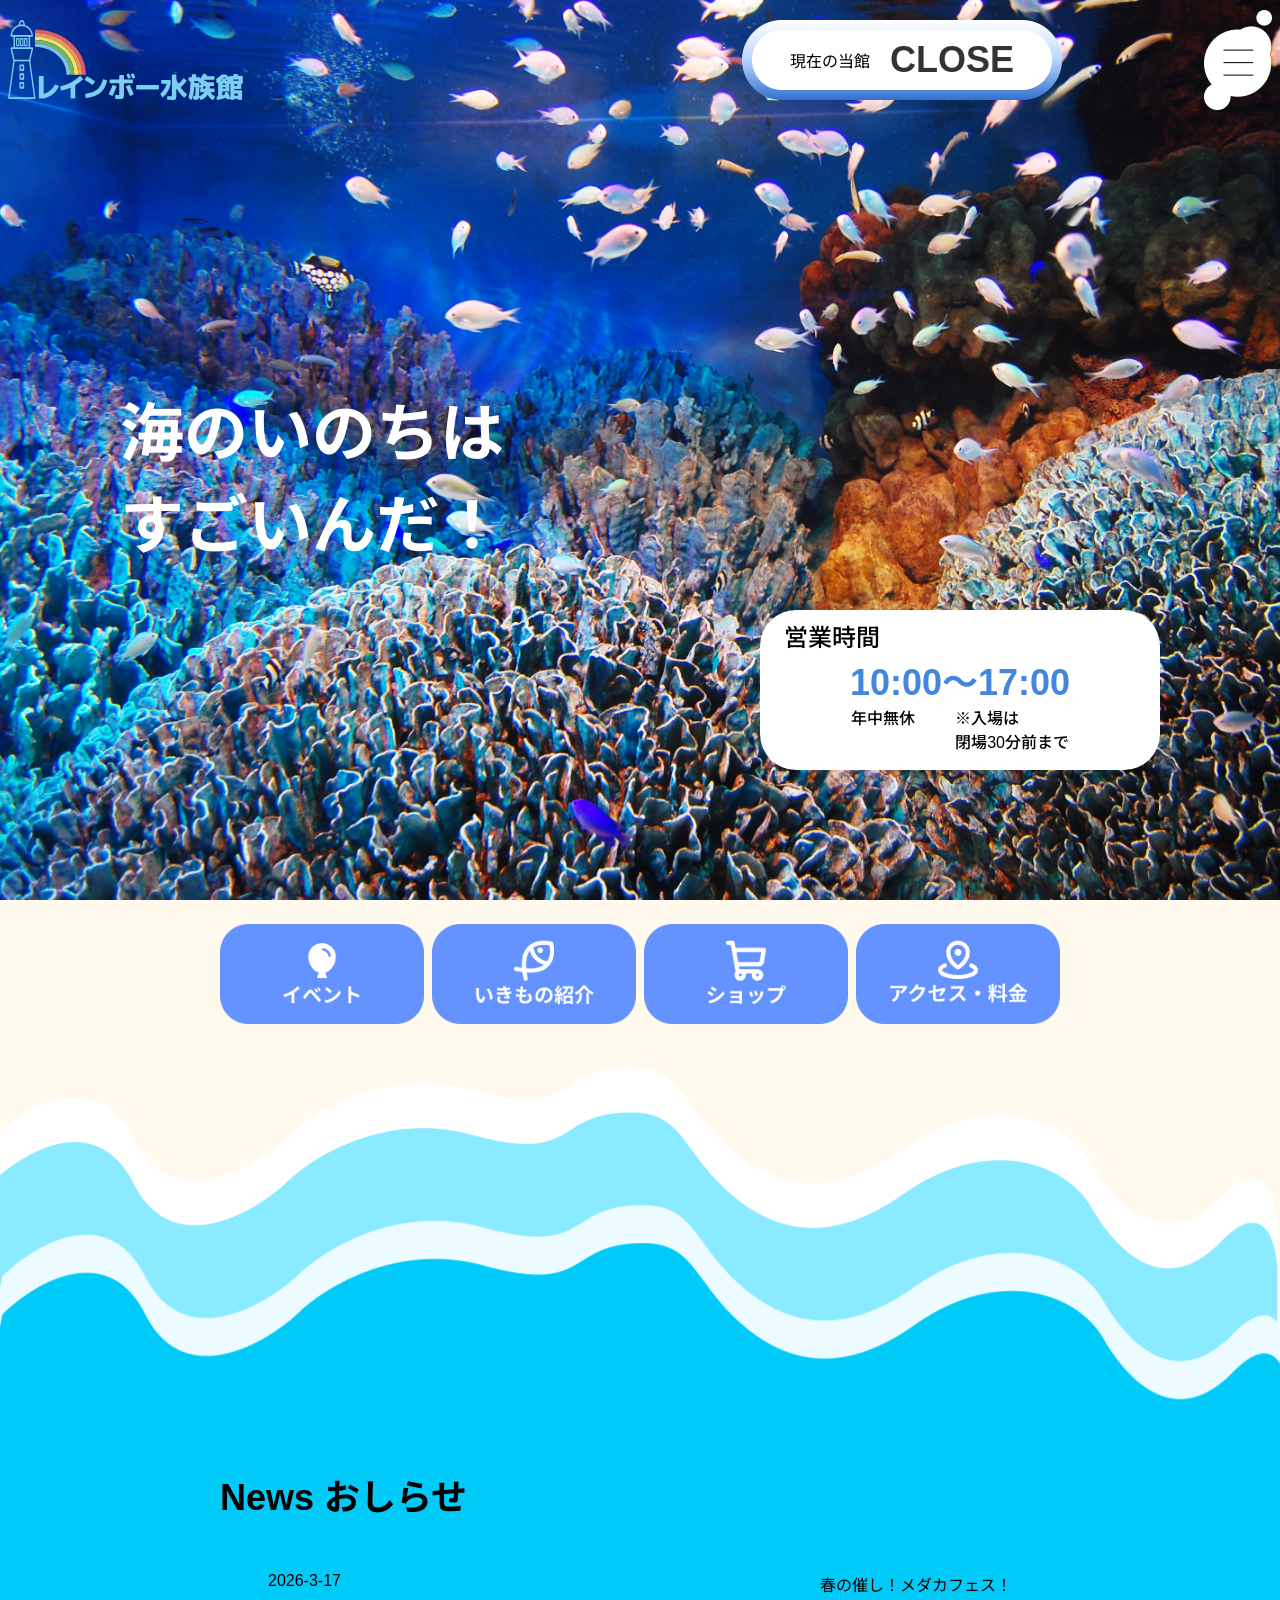
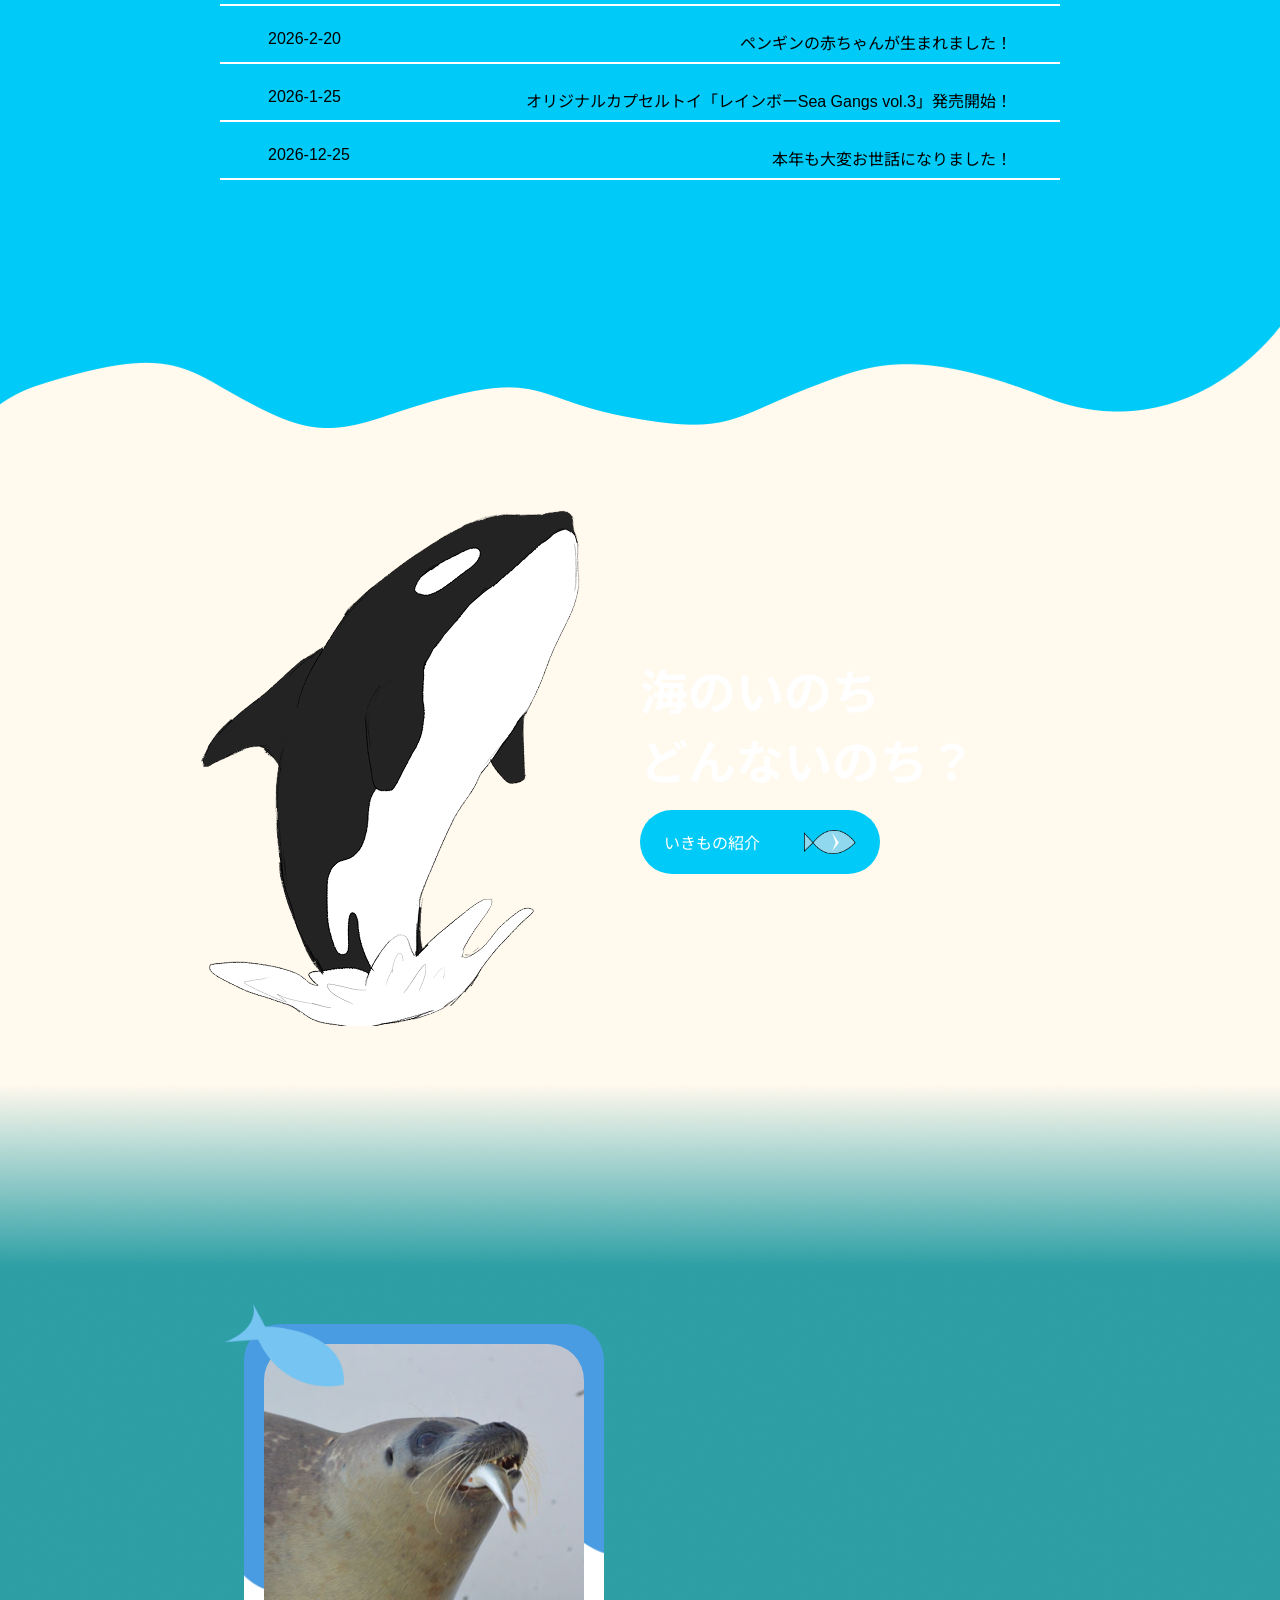
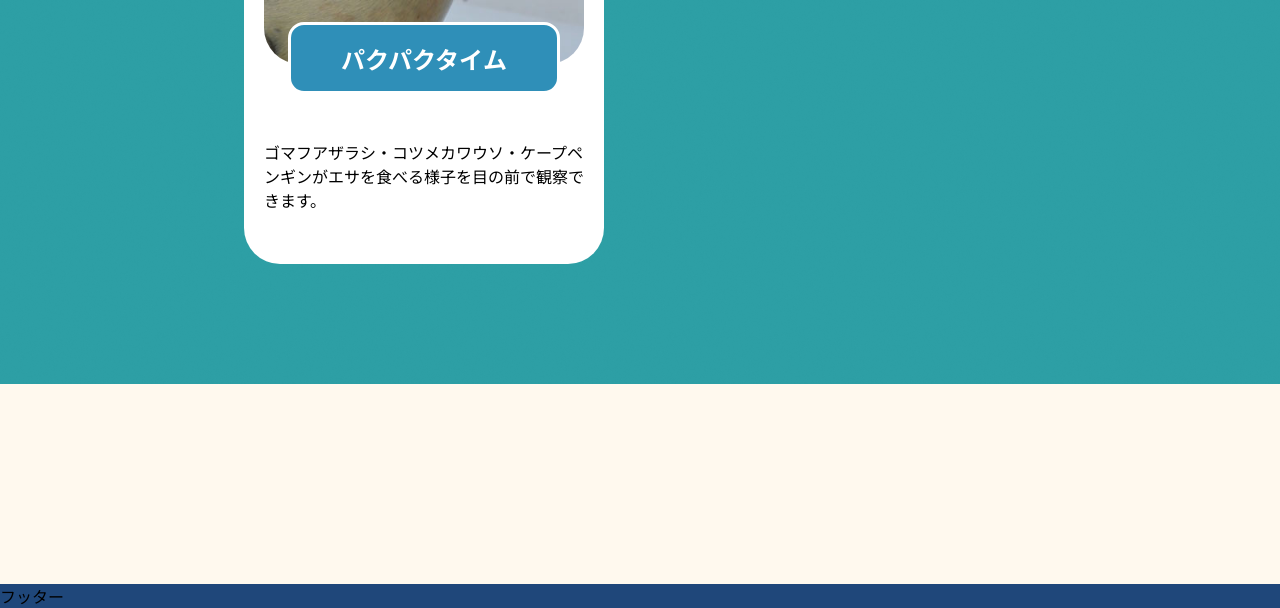
<file: index.html>
<!doctype html>
<html lang="ja">
  <head>
    <meta charset="UTF-8" />
    <meta name="viewport" content="width=device-width, initial-scale=1.0" />
    <link rel="stylesheet" href="css/common.css" />
    <link rel="stylesheet" href="css/style.css" />
    <link rel="preconnect" href="https://fonts.googleapis.com" />
    <link rel="preconnect" href="https://fonts.gstatic.com" crossorigin />
    <link
      href="https://fonts.googleapis.com/css2?family=Noto+Sans+JP:wght@100..900&display=swap"
      rel="stylesheet"
    />
    <title>レインボー水族館｜海のいのちは、すごいんだ！</title>
    <meta name="robots" content="none" />
  </head>
  <body>
    <div id="header"></div>

    <main id="top">
      <div id="mainVisual">
        <div class="slide img1 active"></div>
        <div class="slide img2"></div>
        <div class="slide img3"></div>
        <div class="slide img4"></div>
        <div class="slide img5"></div>
        <div class="slide img6"></div>
        <div class="slide img7"></div>
        <div class="main-visual-text">
          <h1>海のいのちは<br />すごいんだ！</h1>
          <div class="main-time">
            <h2>営業時間</h2>
            <p class="eigyou-time">
              <time datetime="10:00">10:00</time>～<time datetime="17:00"
                >17:00</time
              >
            </p>
            <div class="time-syosai">
              <p>年中無休</p>
              <p>※入場は<br />閉場30分前まで</p>
            </div>
          </div>
        </div>
      </div>

      <div class="wrap">
        <div class="bgwrap">
          <nav class="top-nav">
            <ul>
              <li>
                <a href="event.html"
                  ><img src="img/eventbtn.png" alt="イベント"
                /></a>
              </li>
              <li>
                <a href="ikimono.html"
                  ><img src="img/ikimonobtn.png" alt="いきもの紹介"
                /></a>
              </li>
              <li>
                <a href="shop.html"
                  ><img src="img/sopbtn.png" alt="ショップ"
                /></a>
              </li>
              <li>
                <a href="acces.html"
                  ><img src="img/accesbtn.png" alt="アクセス"
                /></a>
              </li>
            </ul>
          </nav>
        </div>
        <section class="news">
          <h2>News おしらせ</h2>
          <dl>
            <div class="newslist">
              <dt><time datetime="2026-03-17">2026-3-17</time></dt>
              <dd>春の催し！メダカフェス！</dd>
            </div>
            <div class="newslist">
              <dt><time datetime="2026-02-20">2026-2-20</time></dt>
              <dd>ペンギンの赤ちゃんが生まれました！</dd>
            </div>
            <div class="newslist">
              <dt><time datetime="2026-01-25">2026-1-25</time></dt>
              <dd>
                オリジナルカプセルトイ「レインボーSea Gangs vol.3」発売開始！
              </dd>
            </div>
            <div class="newslist">
              <dt><time datetime="2026-12-25">2026-12-25</time></dt>
              <dd>本年も大変お世話になりました！</dd>
            </div>
          </dl>
        </section>

        <section class="ikimono">
          <div class="ikimono-img"><img src="img/shachi 1.png" alt="" /></div>
          <div class="ikimono-text">
            <h2>海のいのち<br />どんないのち？</h2>
            <!-- pagelink -->
            <div class="toikimono">
              <a href="ikimono.html"
                ><p>いきもの紹介</p>
                <img src="img/alow.png" alt=""
              /></a>
            </div>
          </div>
        </section>

        <section class="toevent">
          <!-- 1grid -->
          <div class="event-container">
            <div class="event-cham"><img src="img/fish.png" alt="" /></div>
            <div class="event-img">
              <img src="img/mainevent1.jpg" alt="魚を食べるアザラシ" />
            </div>
            <div class="abs-title"><h3>パクパクタイム</h3></div>
            <div class="event-text">
              <p>
                ゴマフアザラシ・コツメカワウソ・ケープペンギンがエサを食べる様子を目の前で観察できます。
              </p>
            </div>
          </div>
          <!--  -->
        </section>
      </div>
      <div class="fixedbg"></div>
    </main>

    <div id="footer"></div>

    <script src="js/script.js"></script>
  </body>
</html>
</file>
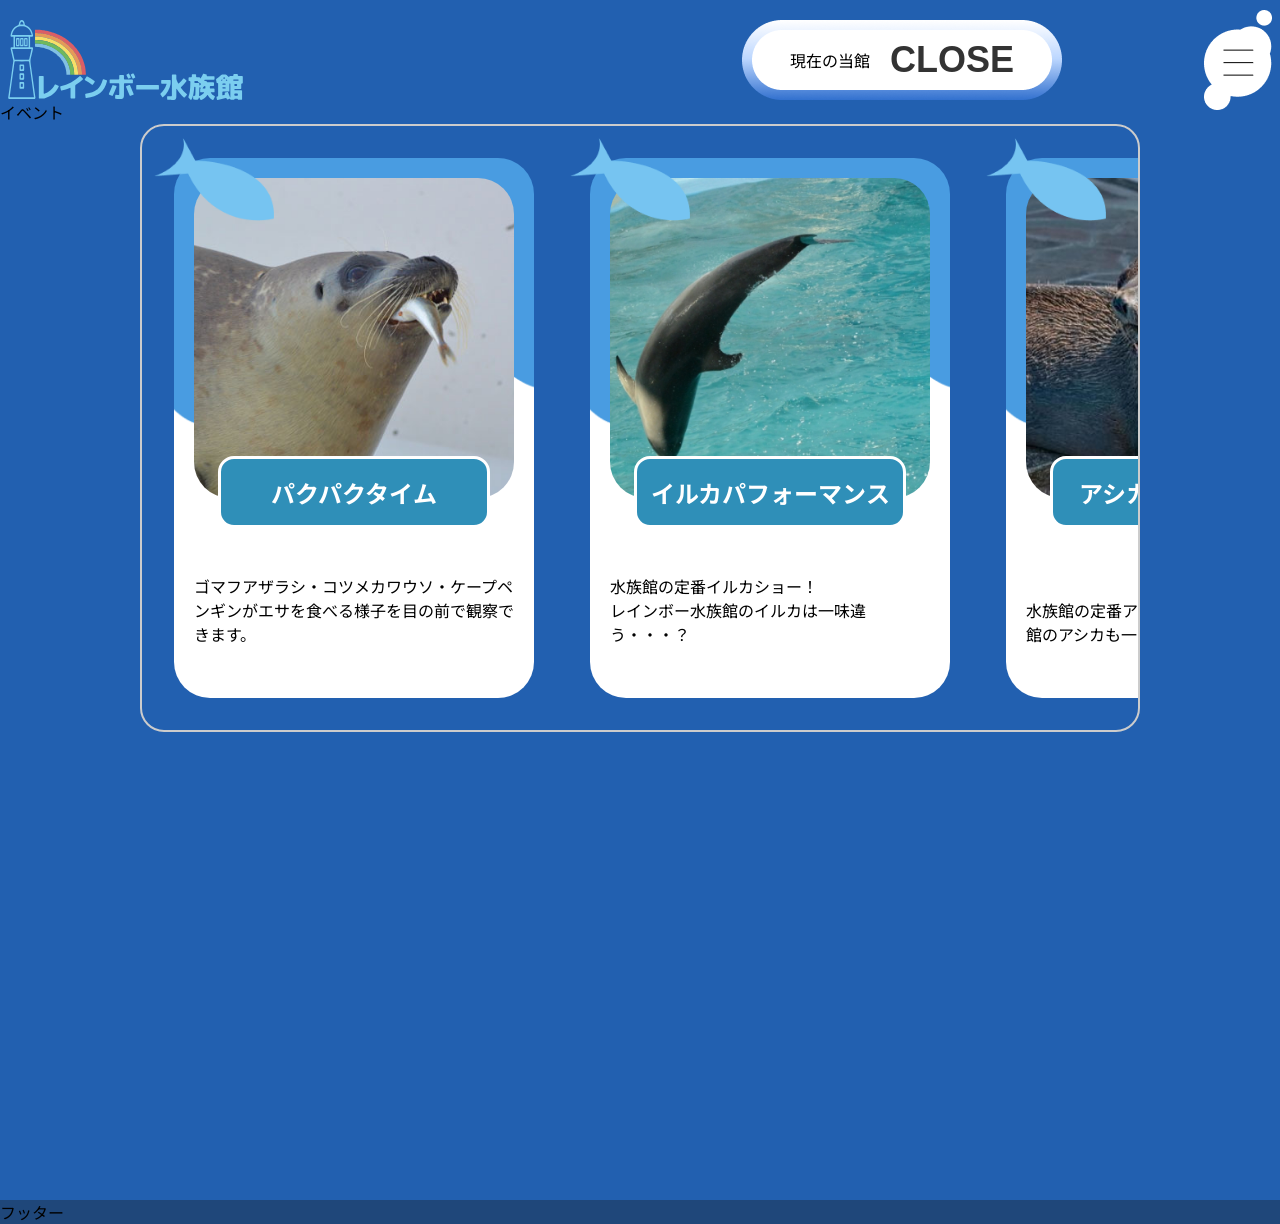
<file: event.html>
<!doctype html>
<html lang="ja">
  <head>
    <meta charset="UTF-8" />
    <meta name="viewport" content="width=device-width, initial-scale=1.0" />
    <link rel="stylesheet" href="css/common.css" />
    <link rel="stylesheet" href="css/event.css" />
    <link rel="preconnect" href="https://fonts.googleapis.com" />
    <link rel="preconnect" href="https://fonts.gstatic.com" crossorigin />
    <link
      href="https://fonts.googleapis.com/css2?family=Noto+Sans+JP:wght@100..900&display=swap"
      rel="stylesheet"
    />
    <title>レインボー水族館｜開催予定イベントのご案内</title>
    <meta name="robots" content="none" />
  </head>
  <body>
    <div id="header"></div>

    <main id="top">
      <div class="wrap">
        イベント
        <div class="event-grid">
          <!-- 1grid -->
          <div class="event-container">
            <div class="event-cham"><img src="img/fish.png" alt="" /></div>
            <div class="event-img">
              <img src="img/mainevent1.jpg" alt="魚を食べるアザラシ" />
            </div>
            <div class="abs-title"><h3>パクパクタイム</h3></div>
            <div class="event-text">
              <p>
                ゴマフアザラシ・コツメカワウソ・ケープペンギンがエサを食べる様子を目の前で観察できます。
              </p>
            </div>
          </div>
          <!--  -->
          <!-- 1grid -->
          <div class="event-container">
            <div class="event-cham"><img src="img/fish.png" alt="" /></div>
            <div class="event-img">
              <img src="img/mainevent2.jpg" alt="イルカショー" />
            </div>
            <div class="abs-title"><h3>イルカパフォーマンス</h3></div>
            <div class="event-text">
              <p>
                水族館の定番イルカショー！<br />レインボー水族館のイルカは一味違う・・・？
              </p>
            </div>
          </div>
          <!--  -->
          <!-- 1grid -->
          <div class="event-container">
            <div class="event-cham"><img src="img/fish.png" alt="" /></div>
            <div class="event-img">
              <img src="img/mainevent3.jpg" alt="アシカパフォーマス" />
            </div>
            <div class="abs-title"><h3>アシカパフォーマス</h3></div>
            <div class="event-text">
              <p>
                水族館の定番アシカショー！レインボー水族館のアシカも一味違う・・・？
              </p>
            </div>
          </div>
          <!--  -->
          <!-- 1grid -->
          <div class="event-container">
            <div class="event-cham"><img src="img/fish.png" alt="" /></div>
            <div class="event-img">
              <img src="img/26020326_s.jpg" alt="魚を食べるアザラシ" />
            </div>
            <div class="abs-title"><h3>うみのうらがわツアー</h3></div>
            <div class="event-text">
              <p>普段は見られないバックヤードをスタッフの説明付きで探索！</p>
            </div>
          </div>
          <!--  -->
          <!-- 1grid -->
          <div class="event-container">
            <div class="event-cham"><img src="img/fish.png" alt="" /></div>
            <div class="event-img">
              <img src="img/mainevent5.jpg" alt="魚を食べるアザラシ" />
            </div>
            <div class="abs-title"><h3>ペンギン大行進</h3></div>
            <div class="event-text">
              <p>
                大量のペンギンにたちが一斉にお散歩！かわいい姿を是非ご覧ください！
              </p>
            </div>
          </div>
          <!--  -->
        </div>
      </div>
    </main>

    <div id="footer"></div>

    <script src="js/script.js"></script>
  </body>
</html>
</file>
<file: css/common.css>
@charset "utf-8";
html {
  scroll-behavior: smooth;
}
/* 共通リセット */
* {
  margin: 0;
  padding: 0;
  box-sizing: border-box;
}
img {
  width: 100%;
  vertical-align: auto;
}
a {
  text-decoration: none;
  color: #333;
}
li {
  list-style: none;
}
/* ここまで */
body {
  background-color: #2260b0;
  font-family: "arial", "Noto Sans JP", sans-serif;
}
/* header */
header {
  width: 100%;
  position: fixed;
  top: 0;
  left: 0;
  z-index: 1000;
  .inner {
    width: 100%;
    padding: 10px 8px;
    display: flex;
    justify-content: space-between;
    align-items: center;
    .logo {
      height: 80px;
      img {
        height: 100%;
        object-fit: contain;
      }
    }

    .menu {
      display: flex;
      justify-content: end;
      align-items: center;
      gap: 142px;
    }
  }
}

#nowtime {
  background-image: url(../img/open.png);
  background-position: center;
  background-repeat: no-repeat;
  background-size: cover;
  width: 320px;
  height: 80px;
  padding: 0px 48px;
  display: flex;
  justify-content: space-between;
  align-items: center;
  #status {
    font-size: 36px;
    font-weight: bold;
  }
}

#hummenu {
  width: 68px;
  height: 100px;
  background-size: cover;
  background-position: center;
  background-repeat: no-repeat;
  cursor: pointer;
  background-image: url(../img/hmnomal.png);
}
#hummenu.open {
  background-image: url(../img/hmopened.png);
}
/* nav */

#humnav {
  position: fixed;
  z-index: 15;
  background-color: hsla(194, 57%, 51%, 0.8);
  width: 0%;
  height: 0vh;
  top: 0;
  right: 0;
  padding: 100px 122px;
  border-radius: 50%;
  transform: translate(50%, -50%);
  transition: 0.6s 0.2s;
  opacity: 0;
  ul,
  div {
    opacity: 0;
    transition: 0.3s;
  }
}

#humnav.open {
  opacity: 1;
  width: 100%;
  height: 100vh;
  transform: translate(0%, 0%);

  border-radius: 0;
  transition: 0.6s;
  ul,
  div {
    opacity: 1;
    transition: 0.4s 0.3s;
  }
}

#humnav {
  display: flex;
  ul,
  div {
    flex: 1;
    color: #fff;
    a {
      color: #fff;
    }
  }
  ul {
    padding: 24px 0;
    display: flex;
    flex-direction: column;
    gap: 8px;
    li {
      flex: 1;
      border-bottom: 4px solid #fff;
      font-size: 32px;
      font-weight: bold;
      transition: 0.3s;
      &:hover {
        transform: scale(1.1);
      }
      span {
        font-weight: normal;
        font-size: 16px;
        display: block;
        padding-left: 2em;
      }
    }
  }
  .textarea {
    padding: 24px;
    display: flex;
    flex-direction: column;
    justify-content: end;
    align-items: end;
    gap: 24px;
    a {
      text-decoration: underline;
      transition: 0.3s;
      &:hover {
        letter-spacing: 0.1em;
      }
    }
  }
}

/* footer */

footer {
  background: #1f477a;
}

/* totop */

#totop {
  position: fixed;
  z-index: 90;
  width: 36px;
  height: 96px;
  bottom: 24px;
  right: 24px;
  transform: translateX(30px);
  opacity: 0;
  pointer-events: none;
  transition: 0.3s;
  /* アニメーション */
  animation:
    huwa 4s ease-in-out infinite,
    gura 2s ease-in-out infinite;
}

#totop.active {
  transform: translateX(0);
  opacity: 1;
  pointer-events: auto;
}

@keyframes huwa {
  0%,
  100% {
    translate: 0 0;
  }
  50% {
    translate: 0 -8px;
  }
}
@keyframes gura {
  0%,
  100% {
    rotate: -3deg;
  }
  50% {
    rotate: 3deg;
  }
}

/* その他共通 */
.wrap {
  margin: 100px auto 200px;
  width: 100%;
  min-height: 100vh;

  /* max-width: 1000px; */
}
</file>
<file: css/style.css>
@charset "utf-8";

body {
  background-color: #fff9ee;
}

/* main-visual */
/* 
.main-visual{
    position: relative;
}
 */

/* slide */
#mainVisual {
  position: relative;
  width: 100%;
  height: 100vh;
  .slide {
    position: absolute;
    top: 0;
    left: 0;
    width: 100%;
    height: 100%;
    background-size: cover;
    background-position: center;
    opacity: 0;
    transition: opacity 1s;
  }
  .slide.active {
    opacity: 1;
  }
  .img1 {
    background-image: url(../img/main-visualkari.jpg);
  }
  .img2 {
    background-image: url(../img/bd60702906567eb469da5a37a3388f3d.jpg);
  }
  .img3 {
    background-image: url(../img/25377879_s.jpg);
  }
  .img4 {
    background-image: url(../img/34f0c48d797f94e2e0308bfd5c89ac40.jpg);
  }
  .img5 {
    background-image: url(../img/25778181_s.jpg);
  }
  .img6 {
    background-image: url(../img/a5148d33387d4512729a8cf616db1cea.jpg);
  }
  .img7 {
    background-image: url(../img/25683520_s.jpg);
  }
}

.main-visual-text {
  position: absolute;
  width: 100%;
  height: 100%;
  left: 0;
  top: 0;
  z-index: 10;
  padding: 24px 120px;
  /* opacity: 1; */
  h1 {
    position: relative;
    margin-top: 50vh;
    transform: translate(0, -50%);
    font-size: 64px;
    font-weight: bold;
    color: #fff;
    display: flex;
    align-items: center;
  }
  .main-time {
    position: relative;
    right: 0;
    bottom: 48px;
    padding: 8px 24px;
    width: 400px;
    height: 160px;
    background-color: #fff;
    margin-left: auto;
    border-radius: 36px;
    h2 {
      font-weight: 500;
    }
    .eigyou-time {
      font-size: 36px;
      font-weight: bold;
      color: #4386dc;
      margin: 0px auto;
      width: fit-content;
    }
    .time-syosai {
      font-weight: 500;
      width: 218px;
      margin: 0 auto 8px;
      display: flex;
      justify-content: space-between;
      align-items: start;
    }
  }
}

/* top-nav */

.top-nav {
  padding: 24px 220px;
  /* margin-top: 24px; */
  /* margin-bottom: 24px; */
  background-color: #fff9ee;
  ul {
    display: grid;
    grid-template-columns: repeat(4, 1fr);
    grid-template-rows: 120px;
    gap: 8px;
    li {
      opacity: 1;
      transition: 0.4s;
      &:hover {
        opacity: 0.7;
      }
    }
  }
}

.news {
  width: 100%;
  /* height: 974px; */
  background: url(../img/bgwave.png) no-repeat;
  background-size: 100% 100%;
  position: relative;
  /* z-index: 0; */
  padding: 400px 220px 264px;
  &::before {
    content: "";
    position: absolute;
    top: 0;
    left: 0;
    width: 100%;
    height: 50%;
    /* inset: 0; */
    z-index: -1;
    background-color: #fff9ee;
  }
}

.news {
  h2 {
    margin-bottom: 44px;
    font-size: 36px;
  }
  dl {
    .newslist {
      border-bottom: #fff solid 2px;
      padding: 8px 48px;
      display: flex;
      justify-content: space-between;
      margin-bottom: 16px;
      &:last-child {
        margin-bottom: 0;
      }
    }
  }
}

.fixedbg {
  background: url(../img/fixedimg.png) no-repeat;
  background-size: cover;
  background-position: center;
  position: fixed;
  top: 0;
  left: 0;
  width: 100%;
  height: 100vh;
  z-index: -10;
}

.ikimono {
  padding: 32px 0;
  width: 1000px;
  margin: 0 auto;
  height: 640px;
  display: flex;
  align-items: center;
  div {
    flex: 1;
  }
  .ikimono-img {
    width: 384px;
    height: 523px;
    img {
      height: 100%;
      object-fit: contain;
    }
  }
  .ikimono-text {
    display: flex;
    flex-direction: column;
    gap: 16px;
    justify-content: center;
    h2 {
      color: #fff;
      font-size: 48px;
    }

    /* pagelink */
    .toikimono {
      width: 240px;
      height: 60px;
      background: #00caf7;
      border-radius: 50px;
      a {
        height: 100%;
        width: 100%;
        display: flex;
        padding: 20px 24px;
        justify-content: space-between;
        transition: 1s;
        p {
          color: #fff;
        }
        img {
          display: block;
          width: 52px;
        }
        &:hover {
          opacity: 0.7;
        }
      }
    }
  }
}

.toevent {
  height: 900px;
  background: url(../img/gradeimg.png);
  padding: 240px 244px 144px;
}

/*  */
.event-container {
  position: relative;
  width: 360px;
  height: 540px;
  border-radius: 36px;
  background: url(../img/eventgrid.png) no-repeat center/cover;
  padding: 20px;
  display: flex;
  flex-direction: column;
  .event-img {
    width: 320px;
    height: 320px;
    border-radius: 36px;
    overflow: hidden;
    img {
      width: 100%;
      height: 100%;
      object-fit: cover;
    }
  }

  .abs-title {
    color: #fff;
    background-color: #2f8fb8;
    width: 272px;
    height: 72px;
    border-radius: 16px;
    border: 3px solid #fff;
    position: absolute;
    top: 298px;
    left: 50%;
    transform: translate(-50%, 0);
    display: grid;
    place-items: center;
    h3 {
      font-size: 24px;
      font-weight: bold;
    }
  }

  .event-text {
    margin-top: auto;
    margin-bottom: 32px;
  }

  .event-cham {
    width: 120px;
    position: absolute;
    top: -20px;
    left: -20px;
  }
}

.bgwrap {
  background: #fff9ee;
}

.wrap {
  margin-top: 0;
}
</file>
<file: css/event.css>
@charset "utf-8";

.wrap {
  margin-top: 100px;
  min-height: 100vh;
}

.event-grid {
  display: flex;
  gap: 56px;
  width: 1000px;
  margin: 0 auto;
  overflow: auto;
  padding: 32px;
  scrollbar-width: none;
  border: 2px solid #ccc;
  border-radius: 24px;

  .event-container {
    position: relative;
    width: 360px;
    height: 540px;
    border-radius: 36px;
    background: url(../img/eventgrid.png) no-repeat center/cover;
    padding: 20px;
    display: flex;
    flex-direction: column;
    .event-img {
      width: 320px;
      height: 320px;
      border-radius: 36px;
      overflow: hidden;
      img {
        width: 100%;
        height: 100%;
        object-fit: cover;
      }
    }

    .abs-title {
      color: #fff;
      background-color: #2f8fb8;
      width: 272px;
      height: 72px;
      border-radius: 16px;
      border: 3px solid #fff;
      position: absolute;
      top: 298px;
      left: 50%;
      transform: translate(-50%, 0);
      display: grid;
      place-items: center;
      h3 {
        font-size: 24px;
        font-weight: bold;
      }
    }

    .event-text {
      margin-top: auto;
      margin-bottom: 32px;
    }

    .event-cham {
      width: 120px;
      position: absolute;
      top: -20px;
      left: -20px;
    }
  }
}
</file>
